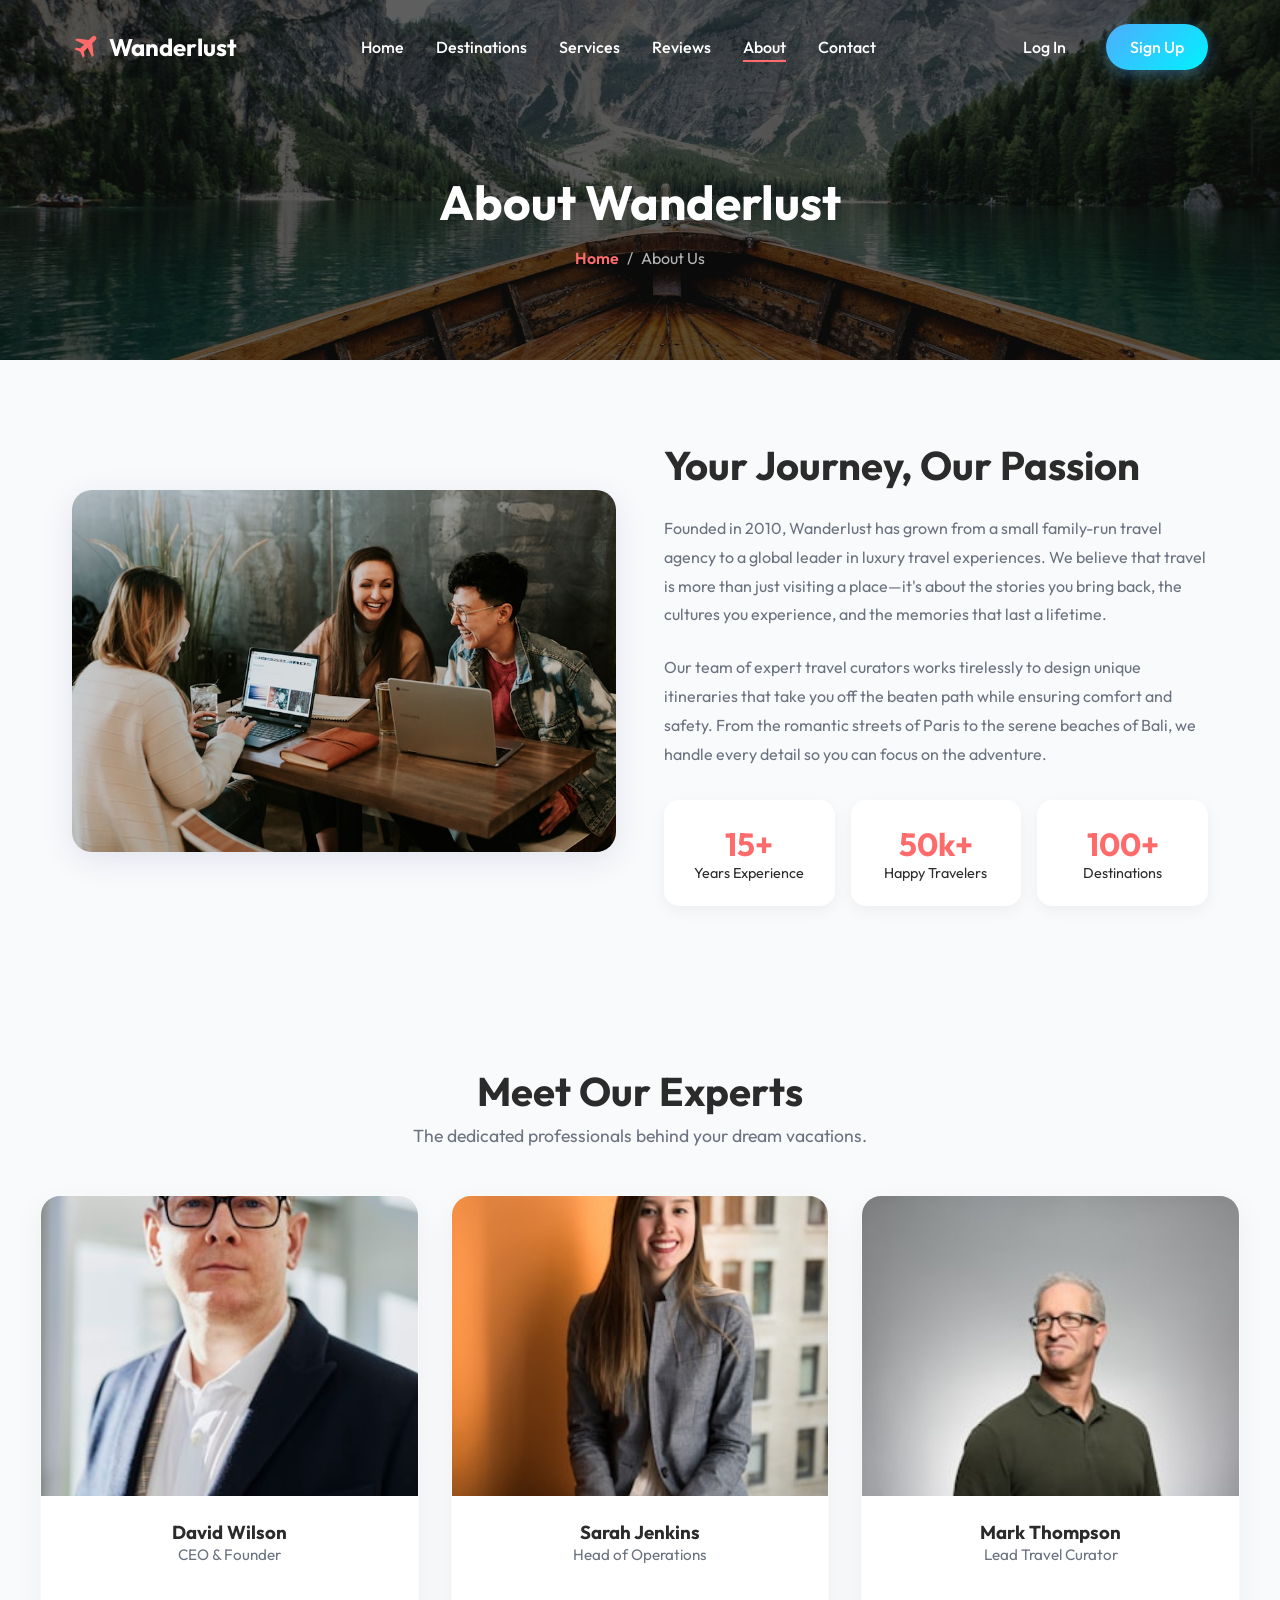
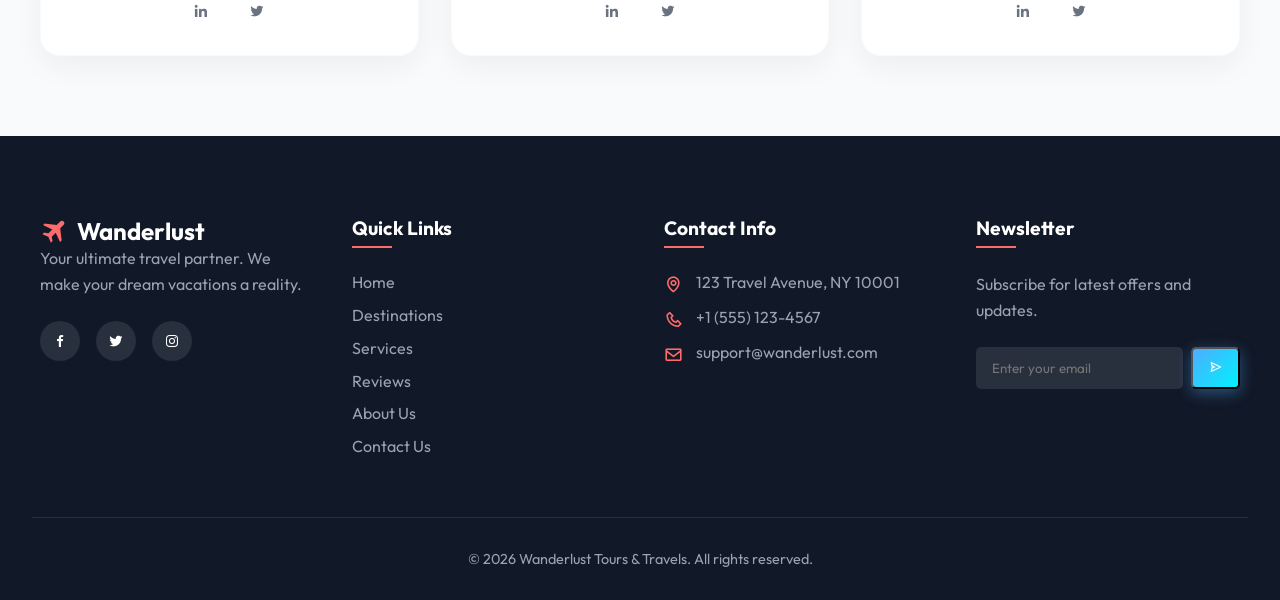
<file: about.html>
<!DOCTYPE html>
<html lang="en">
<head>
    <meta charset="UTF-8">
    <meta name="viewport" content="width=device-width, initial-scale=1.0">
    <title>About Us - Wanderlust</title>
    <!-- Google Fonts -->
    <link rel="preconnect" href="https://fonts.googleapis.com">
    <link rel="preconnect" href="https://fonts.gstatic.com" crossorigin>
    <link href="https://fonts.googleapis.com/css2?family=Outfit:wght@300;400;500;600;700&display=swap" rel="stylesheet">
    <!-- Boxicons for icons -->
    <link href='https://unpkg.com/boxicons@2.1.4/css/boxicons.min.css' rel='stylesheet'>
    <link rel="stylesheet" href="style.css">
</head>
<body>

    <!-- Header / Navbar -->
    <header id="header">
        <div class="nav-container">
            <a href="index.html" class="logo"><i class='bx bxs-plane-alt'></i> Wanderlust</a>
            <nav class="navbar">
                <ul class="nav-links">
                    <li><a href="index.html">Home</a></li>
                    <li><a href="destinations.html">Destinations</a></li>
                    <li><a href="services.html">Services</a></li>
                    <li><a href="reviews.html">Reviews</a></li>
                    <li><a href="about.html" class="active">About</a></li>
                    <li><a href="contact.html">Contact</a></li>
                </ul>
            </nav>
            <div class="nav-buttons">
                <a href="#" class="btn btn-login">Log In</a>
                <a href="#" class="btn btn-primary">Sign Up</a>
                <div class="menu-icon" id="menu-icon">
                    <i class='bx bx-menu'></i>
                </div>
            </div>
        </div>
    </header>

    <!-- Inner Hero Section -->
    <section class="inner-hero">
        <div class="inner-hero-content">
            <h1>About Wanderlust</h1>
            <div class="breadcrumb">
                <a href="index.html">Home</a>
                <span>/</span>
                <span>About Us</span>
            </div>
        </div>
    </section>

    <!-- About Content -->
    <section class="about-section section-padding">
        <div class="nav-container"> <!-- Reusing container layout -->
            <div style="display: grid; grid-template-columns: 1fr 1fr; gap: 3rem; align-items: center;">
                <div class="about-img">
                    <img src="img/about.jpg" alt="Our Team" style="border-radius: 20px; box-shadow: var(--glass-shadow); width: 100%;">
                </div>
                <div class="about-text">
                    <h2 style="font-size: 2.5rem; margin-bottom: 1.5rem;">Your Journey, Our Passion</h2>
                    <p style="color: var(--text-light); line-height: 1.8; margin-bottom: 1.5rem;">Founded in 2010, Wanderlust has grown from a small family-run travel agency to a global leader in luxury travel experiences. We believe that travel is more than just visiting a place—it's about the stories you bring back, the cultures you experience, and the memories that last a lifetime.</p>
                    <p style="color: var(--text-light); line-height: 1.8; margin-bottom: 1.5rem;">Our team of expert travel curators works tirelessly to design unique itineraries that take you off the beaten path while ensuring comfort and safety. From the romantic streets of Paris to the serene beaches of Bali, we handle every detail so you can focus on the adventure.</p>
                    
                    <div class="stats-grid" style="display: grid; grid-template-columns: repeat(3, 1fr); gap: 1rem; margin-top: 2rem;">
                        <div class="stat-box" style="text-align: center; padding: 1.5rem; background: var(--white); border-radius: 15px; box-shadow: 0 5px 15px rgba(0,0,0,0.05);">
                            <h3 style="color: var(--primary-color); font-size: 2rem;">15+</h3>
                            <p style="font-size: 0.9rem;">Years Experience</p>
                        </div>
                        <div class="stat-box" style="text-align: center; padding: 1.5rem; background: var(--white); border-radius: 15px; box-shadow: 0 5px 15px rgba(0,0,0,0.05);">
                            <h3 style="color: var(--primary-color); font-size: 2rem;">50k+</h3>
                            <p style="font-size: 0.9rem;">Happy Travelers</p>
                        </div>
                        <div class="stat-box" style="text-align: center; padding: 1.5rem; background: var(--white); border-radius: 15px; box-shadow: 0 5px 15px rgba(0,0,0,0.05);">
                            <h3 style="color: var(--primary-color); font-size: 2rem;">100+</h3>
                            <p style="font-size: 0.9rem;">Destinations</p>
                        </div>
                    </div>
                </div>
            </div>
        </div>
    </section>

    <!-- Team Section -->
    <section class="team section-padding" style="background: var(--bg-color);">
        <div class="section-title">
            <h2>Meet Our Experts</h2>
            <p>The dedicated professionals behind your dream vacations.</p>
        </div>
        <div class="cards-container" style="max-width: 1200px; margin: 0 auto; display: grid; grid-template-columns: repeat(auto-fit, minmax(300px, 1fr)); gap: 2rem;">
            <div class="dest-card">
                <div class="card-img" style="height: 300px;">
                    <img src="img/team1.jpg" alt="CEO" style="width: 100%; height: 100%; object-fit: cover;">
                </div>
                <div class="card-info" style="text-align: center;">
                    <h3>David Wilson</h3>
                    <p class="description">CEO & Founder</p>
                    <div class="social-icons" style="justify-content: center; color: var(--text-light); display: flex; gap: 1rem; margin-top: 1rem;">
                        <a href="#"><i class='bx bxl-linkedin'></i></a>
                        <a href="#"><i class='bx bxl-twitter'></i></a>
                    </div>
                </div>
            </div>
            <div class="dest-card">
                <div class="card-img" style="height: 300px;">
                    <img src="img/team2.jpg" alt="Operations" style="width: 100%; height: 100%; object-fit: cover;">
                </div>
                <div class="card-info" style="text-align: center;">
                    <h3>Sarah Jenkins</h3>
                    <p class="description">Head of Operations</p>
                    <div class="social-icons" style="justify-content: center; color: var(--text-light); display: flex; gap: 1rem; margin-top: 1rem;">
                        <a href="#"><i class='bx bxl-linkedin'></i></a>
                        <a href="#"><i class='bx bxl-twitter'></i></a>
                    </div>
                </div>
            </div>
            <div class="dest-card">
                <div class="card-img" style="height: 300px;">
                    <img src="img/team3.jpg" alt="Travel Guide" style="width: 100%; height: 100%; object-fit: cover;">
                </div>
                <div class="card-info" style="text-align: center;">
                    <h3>Mark Thompson</h3>
                    <p class="description">Lead Travel Curator</p>
                    <div class="social-icons" style="justify-content: center; color: var(--text-light); display: flex; gap: 1rem; margin-top: 1rem;">
                        <a href="#"><i class='bx bxl-linkedin'></i></a>
                        <a href="#"><i class='bx bxl-twitter'></i></a>
                    </div>
                </div>
            </div>
        </div>
    </section>

    <!-- Footer -->
    <footer>
        <div class="footer-content">
            <div class="footer-col">
                <a href="index.html" class="logo"><i class='bx bxs-plane-alt'></i> Wanderlust</a>
                <p>Your ultimate travel partner. We make your dream vacations a reality.</p>
                <div class="social-icons">
                    <a href="#"><i class='bx bxl-facebook'></i></a>
                    <a href="#"><i class='bx bxl-twitter'></i></a>
                    <a href="#"><i class='bx bxl-instagram'></i></a>
                </div>
            </div>
            <div class="footer-col">
                <h4>Quick Links</h4>
                <ul>
                    <li><a href="index.html">Home</a></li>
                    <li><a href="destinations.html">Destinations</a></li>
                    <li><a href="services.html">Services</a></li>
                    <li><a href="reviews.html">Reviews</a></li>
                    <li><a href="about.html">About Us</a></li>
                    <li><a href="contact.html">Contact Us</a></li>
                </ul>
            </div>
            <div class="footer-col">
                <h4>Contact Info</h4>
                <ul class="contact-info">
                    <li><i class='bx bx-map'></i> 123 Travel Avenue, NY 10001</li>
                    <li><i class='bx bx-phone'></i> +1 (555) 123-4567</li>
                    <li><i class='bx bx-envelope'></i> support@wanderlust.com</li>
                </ul>
            </div>
            <div class="footer-col">
                <h4>Newsletter</h4>
                <p>Subscribe for latest offers and updates.</p>
                <form class="newsletter-form">
                    <input type="email" placeholder="Enter your email" required>
                    <button type="submit" class="btn-primary"><i class='bx bx-send'></i></button>
                </form>
            </div>
        </div>
        <div class="footer-bottom">
            <p>&copy; 2026 Wanderlust Tours & Travels. All rights reserved.</p>
        </div>
    </footer>

    <script src="script.js"></script>
</body>
</html>
</file>
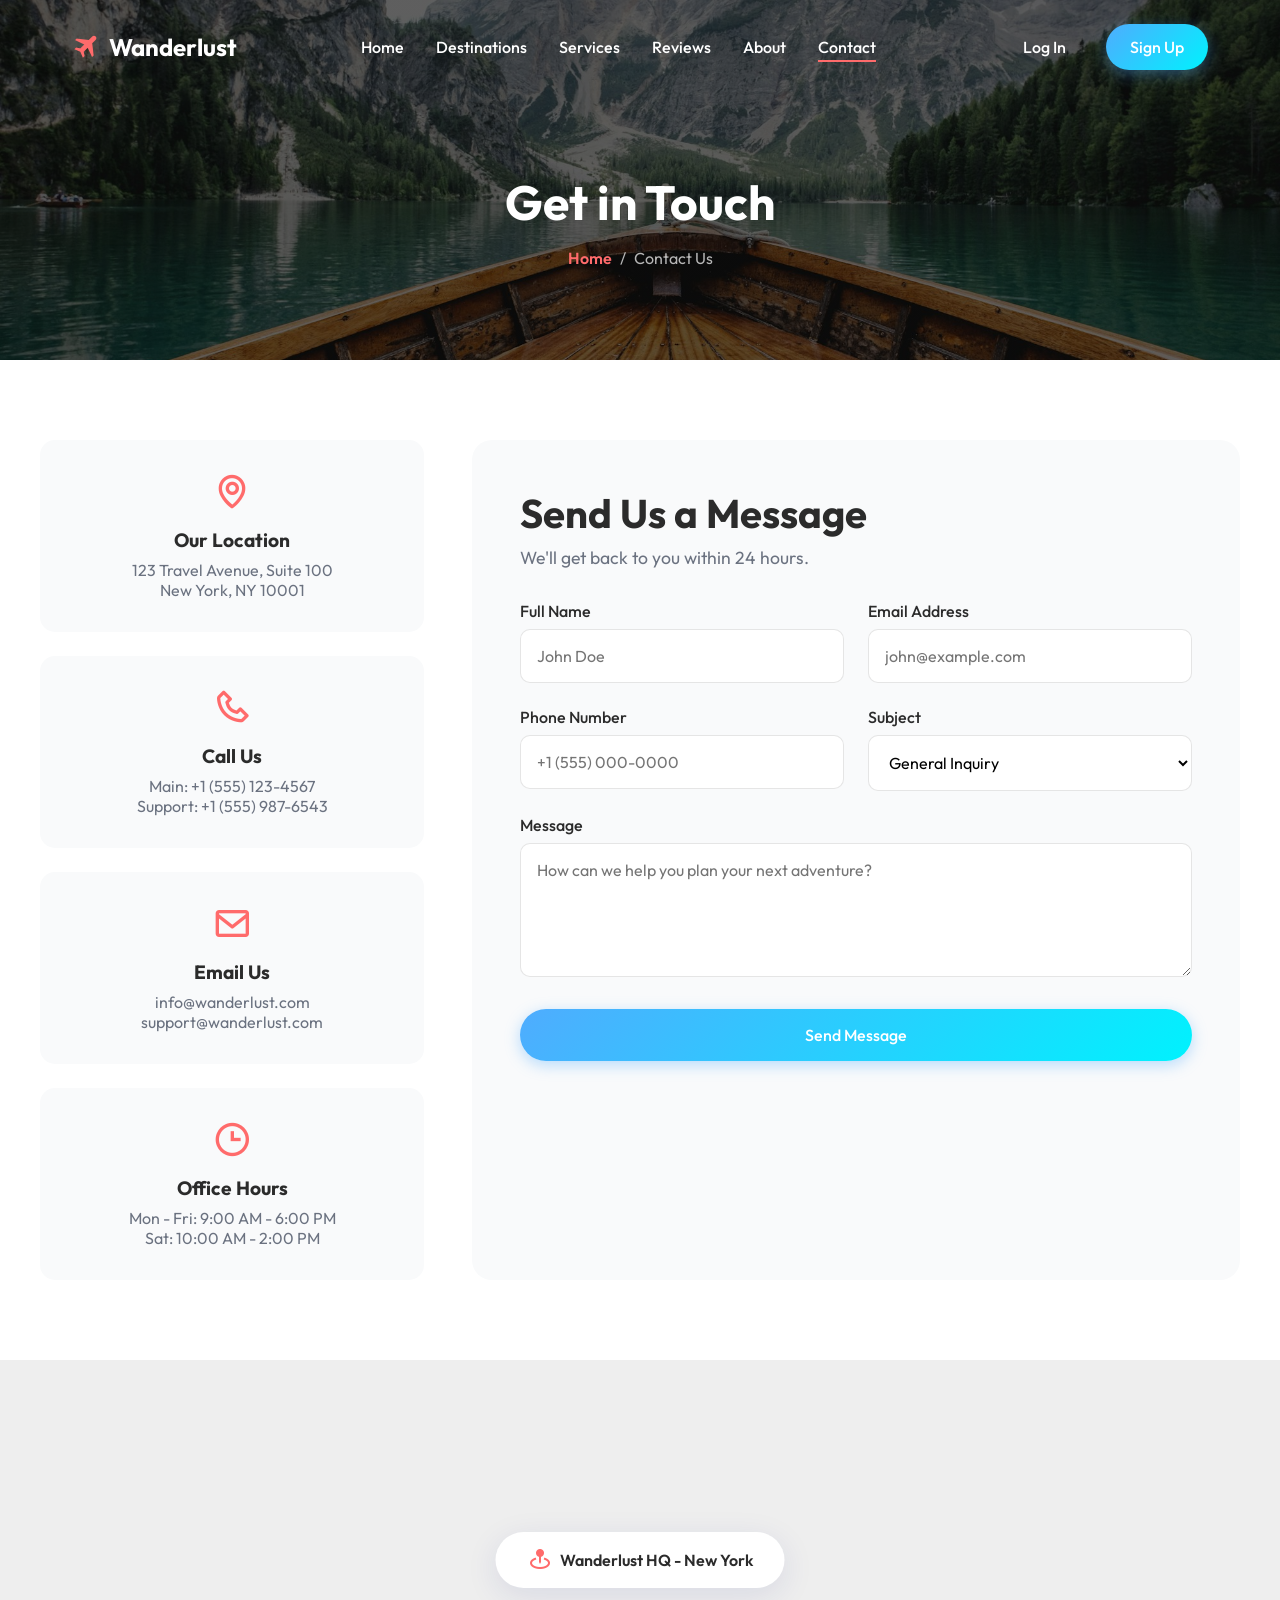
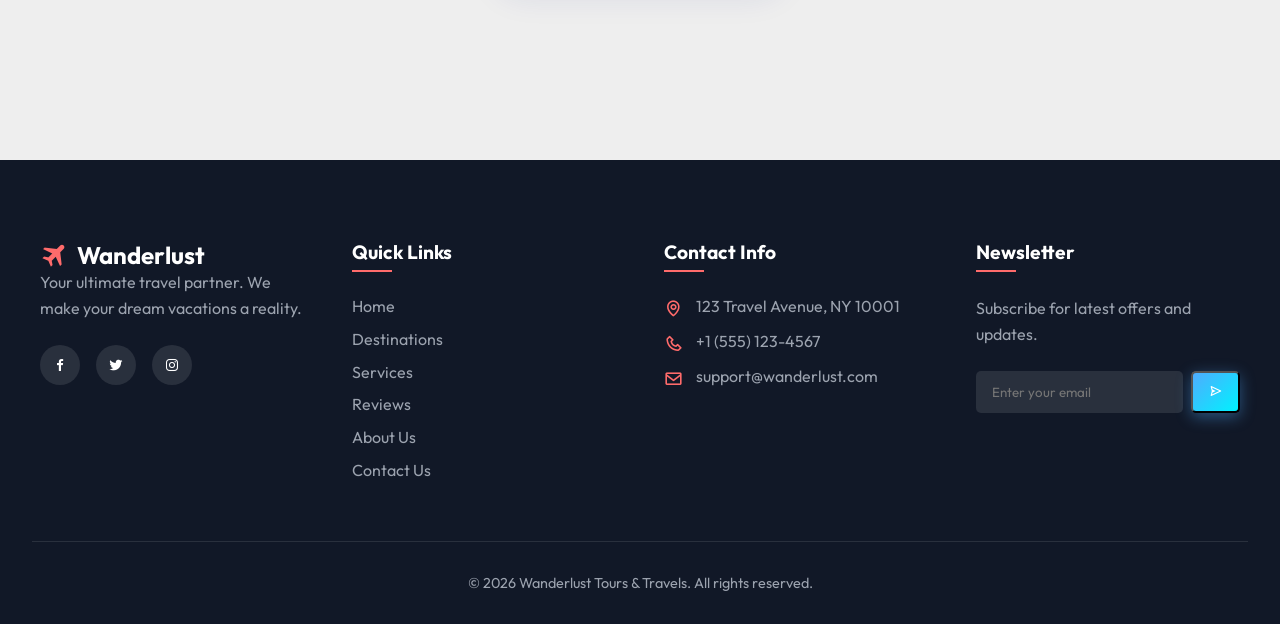
<file: contact.html>
<!DOCTYPE html>
<html lang="en">
<head>
    <meta charset="UTF-8">
    <meta name="viewport" content="width=device-width, initial-scale=1.0">
    <title>Contact Us - Wanderlust</title>
    <!-- Google Fonts -->
    <link rel="preconnect" href="https://fonts.googleapis.com">
    <link rel="preconnect" href="https://fonts.gstatic.com" crossorigin>
    <link href="https://fonts.googleapis.com/css2?family=Outfit:wght@300;400;500;600;700&display=swap" rel="stylesheet">
    <!-- Boxicons for icons -->
    <link href='https://unpkg.com/boxicons@2.1.4/css/boxicons.min.css' rel='stylesheet'>
    <link rel="stylesheet" href="style.css">
</head>
<body>

    <!-- Header / Navbar -->
    <header id="header">
        <div class="nav-container">
            <a href="index.html" class="logo"><i class='bx bxs-plane-alt'></i> Wanderlust</a>
            <nav class="navbar">
                <ul class="nav-links">
                    <li><a href="index.html">Home</a></li>
                    <li><a href="destinations.html">Destinations</a></li>
                    <li><a href="services.html">Services</a></li>
                    <li><a href="reviews.html">Reviews</a></li>
                    <li><a href="about.html">About</a></li>
                    <li><a href="contact.html" class="active">Contact</a></li>
                </ul>
            </nav>
            <div class="nav-buttons">
                <a href="#" class="btn btn-login">Log In</a>
                <a href="#" class="btn btn-primary">Sign Up</a>
                <div class="menu-icon" id="menu-icon">
                    <i class='bx bx-menu'></i>
                </div>
            </div>
        </div>
    </header>

    <!-- Inner Hero Section -->
    <section class="inner-hero">
        <div class="inner-hero-content">
            <h1>Get in Touch</h1>
            <div class="breadcrumb">
                <a href="index.html">Home</a>
                <span>/</span>
                <span>Contact Us</span>
            </div>
        </div>
    </section>

    <!-- Contact Content -->
    <section class="contact-section section-padding">
        <div class="contact-container">
            <div class="contact-info-cards">
                <div class="contact-card">
                    <i class='bx bx-map'></i>
                    <h4>Our Location</h4>
                    <p>123 Travel Avenue, Suite 100<br>New York, NY 10001</p>
                </div>
                <div class="contact-card">
                    <i class='bx bx-phone'></i>
                    <h4>Call Us</h4>
                    <p>Main: +1 (555) 123-4567<br>Support: +1 (555) 987-6543</p>
                </div>
                <div class="contact-card">
                    <i class='bx bx-envelope'></i>
                    <h4>Email Us</h4>
                    <p>info@wanderlust.com<br>support@wanderlust.com</p>
                </div>
                <div class="contact-card">
                    <i class='bx bx-time'></i>
                    <h4>Office Hours</h4>
                    <p>Mon - Fri: 9:00 AM - 6:00 PM<br>Sat: 10:00 AM - 2:00 PM</p>
                </div>
            </div>
            
            <div class="contact-form-container">
                <div class="section-title" style="text-align: left; margin-bottom: 2rem;">
                    <h2>Send Us a Message</h2>
                    <p>We'll get back to you within 24 hours.</p>
                </div>
                <form class="contact-form" action="#">
                    <div class="input-row">
                        <div class="form-group">
                            <label>Full Name</label>
                            <input type="text" placeholder="John Doe" required>
                        </div>
                        <div class="form-group">
                            <label>Email Address</label>
                            <input type="email" placeholder="john@example.com" required>
                        </div>
                    </div>
                    <div class="input-row">
                        <div class="form-group">
                            <label>Phone Number</label>
                            <input type="tel" placeholder="+1 (555) 000-0000">
                        </div>
                        <div class="form-group">
                            <label>Subject</label>
                            <select style="width: 100%; padding: 1rem; border: 1px solid rgba(0, 0, 0, 0.1); border-radius: 10px; font-size: 1rem; font-family: 'Outfit', sans-serif; outline: none; background: var(--white);">
                                <option>General Inquiry</option>
                                <option>Booking Request</option>
                                <option>Partnership</option>
                                <option>Support</option>
                            </select>
                        </div>
                    </div>
                    <div class="form-group">
                        <label>Message</label>
                        <textarea rows="5" placeholder="How can we help you plan your next adventure?" required></textarea>
                    </div>
                    <button type="submit" class="btn btn-primary" style="width: 100%;">Send Message</button>
                </form>
            </div>
        </div>
    </section>

    <!-- Map Section -->
    <section style="height: 400px; width: 100%; background: #eee; position: relative; overflow: hidden;">
        <div style="position: absolute; top: 0; left: 0; width: 100%; height: 100%; background: url('https://images.pexels.com/photos/1010519/pexels-photo-1010519.jpeg?auto=compress&cs=tinysrgb&w=1500') center/cover no-repeat; opacity: 0.7;"></div>
        <div style="position: absolute; top: 50%; left: 50%; transform: translate(-50%, -50%); background: white; padding: 1rem 2rem; border-radius: 50px; box-shadow: var(--glass-shadow); display: flex; align-items: center; gap: 0.5rem; font-weight: 600;">
            <i class='bx bxs-map-pin' style="color: var(--primary-color); font-size: 1.5rem;"></i>
            Wanderlust HQ - New York
        </div>
    </section>

    <!-- Footer -->
    <footer>
        <div class="footer-content">
            <div class="footer-col">
                <a href="index.html" class="logo"><i class='bx bxs-plane-alt'></i> Wanderlust</a>
                <p>Your ultimate travel partner. We make your dream vacations a reality.</p>
                <div class="social-icons">
                    <a href="#"><i class='bx bxl-facebook'></i></a>
                    <a href="#"><i class='bx bxl-twitter'></i></a>
                    <a href="#"><i class='bx bxl-instagram'></i></a>
                </div>
            </div>
            <div class="footer-col">
                <h4>Quick Links</h4>
                <ul>
                    <li><a href="index.html">Home</a></li>
                    <li><a href="destinations.html">Destinations</a></li>
                    <li><a href="services.html">Services</a></li>
                    <li><a href="reviews.html">Reviews</a></li>
                    <li><a href="about.html">About Us</a></li>
                    <li><a href="contact.html">Contact Us</a></li>
                </ul>
            </div>
            <div class="footer-col">
                <h4>Contact Info</h4>
                <ul class="contact-info">
                    <li><i class='bx bx-map'></i> 123 Travel Avenue, NY 10001</li>
                    <li><i class='bx bx-phone'></i> +1 (555) 123-4567</li>
                    <li><i class='bx bx-envelope'></i> support@wanderlust.com</li>
                </ul>
            </div>
            <div class="footer-col">
                <h4>Newsletter</h4>
                <p>Subscribe for latest offers and updates.</p>
                <form class="newsletter-form">
                    <input type="email" placeholder="Enter your email" required>
                    <button type="submit" class="btn-primary"><i class='bx bx-send'></i></button>
                </form>
            </div>
        </div>
        <div class="footer-bottom">
            <p>&copy; 2026 Wanderlust Tours & Travels. All rights reserved.</p>
        </div>
    </footer>

    <script src="script.js"></script>
</body>
</html>
</file>
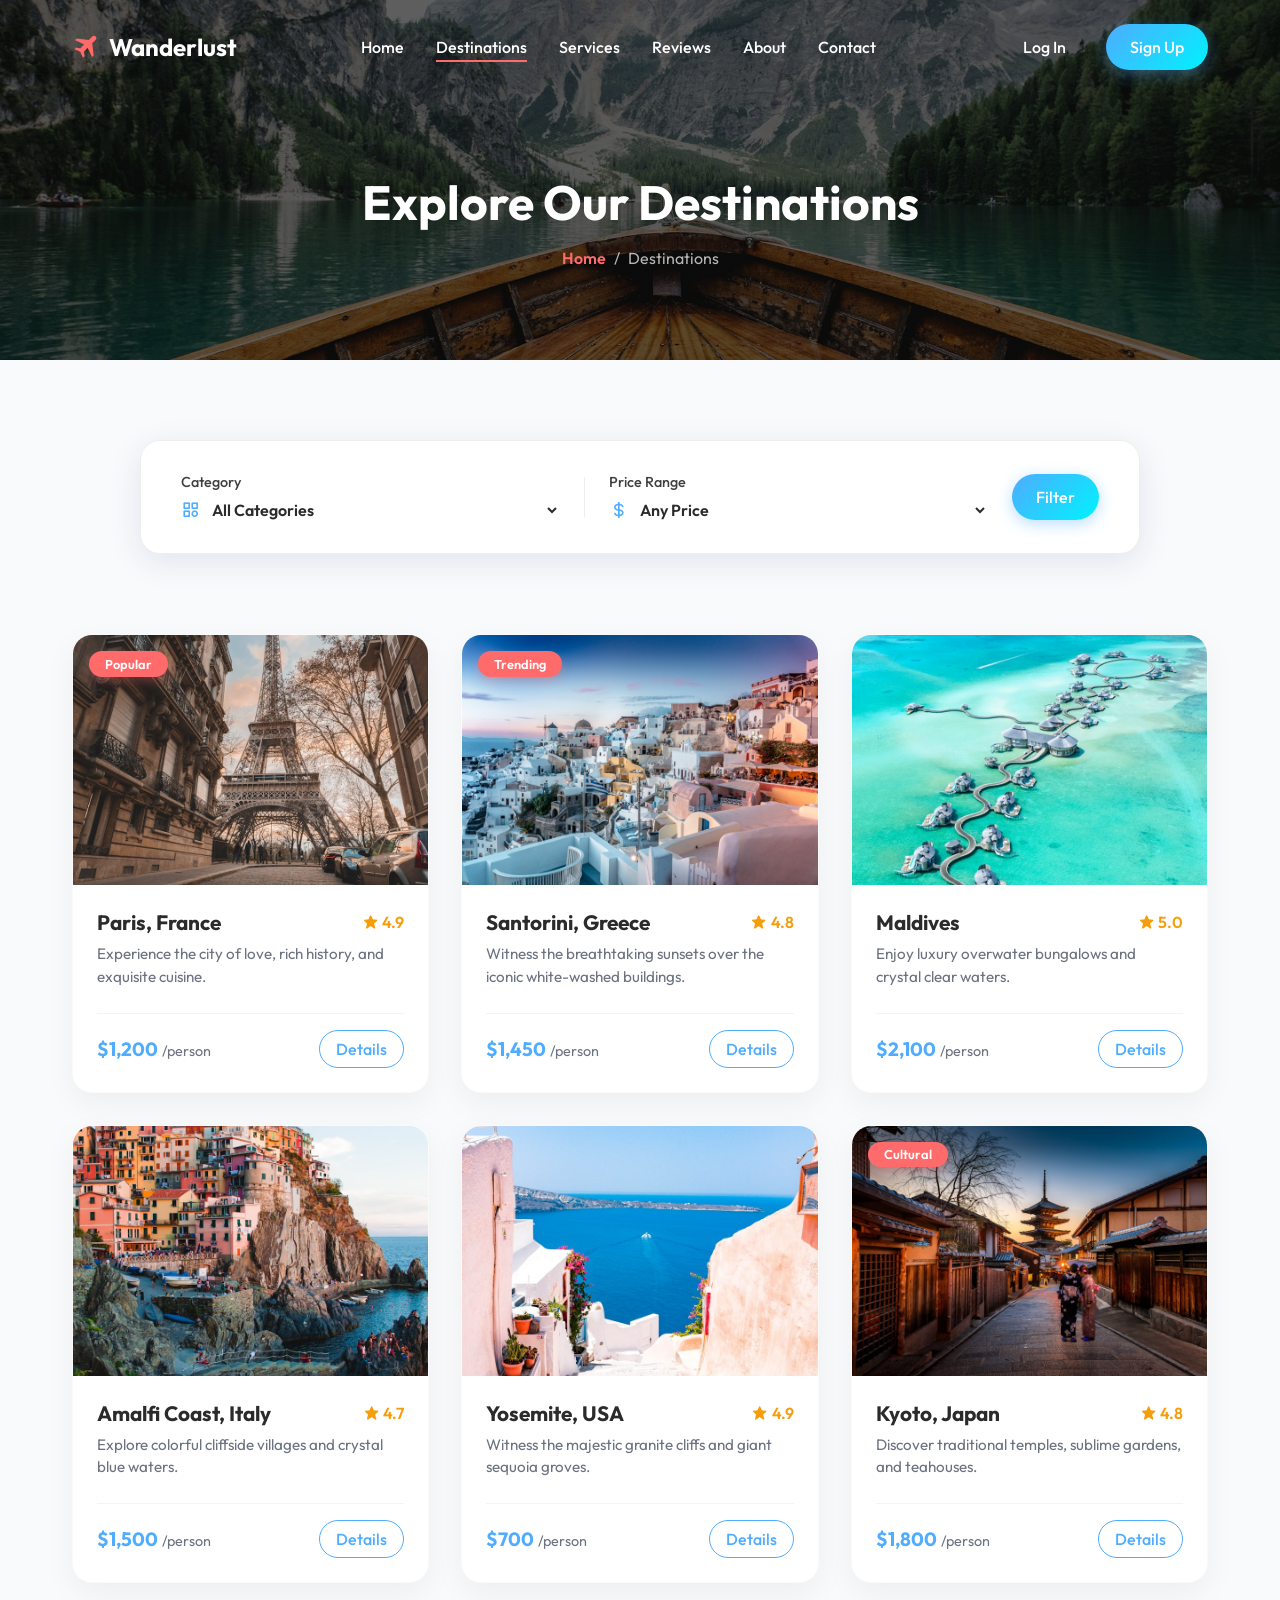
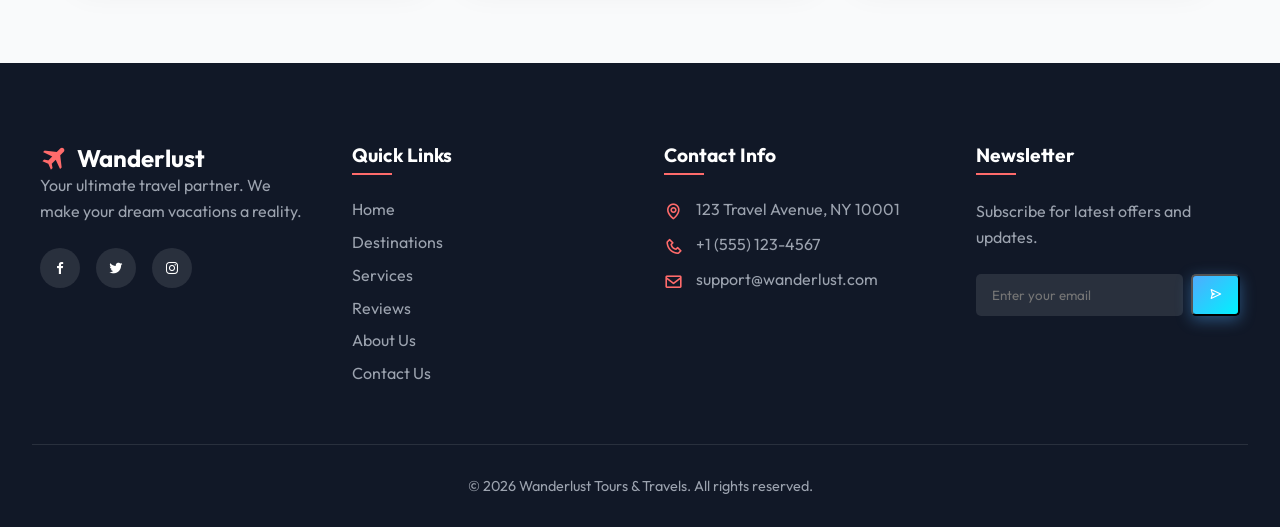
<file: destinations.html>
<!DOCTYPE html>
<html lang="en">
<head>
    <meta charset="UTF-8">
    <meta name="viewport" content="width=device-width, initial-scale=1.0">
    <title>Destinations - Wanderlust</title>
    <!-- Google Fonts -->
    <link rel="preconnect" href="https://fonts.googleapis.com">
    <link rel="preconnect" href="https://fonts.gstatic.com" crossorigin>
    <link href="https://fonts.googleapis.com/css2?family=Outfit:wght@300;400;500;600;700&display=swap" rel="stylesheet">
    <!-- Boxicons for icons -->
    <link href='https://unpkg.com/boxicons@2.1.4/css/boxicons.min.css' rel='stylesheet'>
    <link rel="stylesheet" href="style.css">
</head>
<body>

    <!-- Header / Navbar -->
    <header id="header">
        <div class="nav-container">
            <a href="index.html" class="logo"><i class='bx bxs-plane-alt'></i> Wanderlust</a>
            <nav class="navbar">
                <ul class="nav-links">
                    <li><a href="index.html">Home</a></li>
                    <li><a href="destinations.html" class="active">Destinations</a></li>
                    <li><a href="services.html">Services</a></li>
                    <li><a href="reviews.html">Reviews</a></li>
                    <li><a href="about.html">About</a></li>
                    <li><a href="contact.html">Contact</a></li>
                </ul>
            </nav>
            <div class="nav-buttons">
                <a href="#" class="btn btn-login">Log In</a>
                <a href="#" class="btn btn-primary">Sign Up</a>
                <div class="menu-icon" id="menu-icon">
                    <i class='bx bx-menu'></i>
                </div>
            </div>
        </div>
    </header>

    <!-- Inner Hero Section -->
    <section class="inner-hero">
        <div class="inner-hero-content">
            <h1>Explore Our Destinations</h1>
            <div class="breadcrumb">
                <a href="index.html">Home</a>
                <span>/</span>
                <span>Destinations</span>
            </div>
        </div>
    </section>

    <!-- Destination Filter -->
    <section class="section-padding" style="padding-bottom: 0;">
        <div class="nav-container" style="justify-content: center;">
            <div class="booking-glass" style="margin-top: 0; animation: none; background: white; border-color: #eee;">
                <form class="booking-form" style="padding: 0.5rem;">
                    <div class="input-group">
                        <label style="color: var(--text-main);">Category</label>
                        <div class="input-box">
                            <i class='bx bx-category' style="color: var(--secondary-color);"></i>
                            <select style="color: var(--text-main);">
                                <option>All Categories</option>
                                <option>Beach</option>
                                <option>Mountain</option>
                                <option>City</option>
                                <option>Adventure</option>
                            </select>
                        </div>
                    </div>
                    <div class="divider" style="background: #eee;"></div>
                    <div class="input-group">
                        <label style="color: var(--text-main);">Price Range</label>
                        <div class="input-box">
                            <i class='bx bx-dollar' style="color: var(--secondary-color);"></i>
                            <select style="color: var(--text-main);">
                                <option>Any Price</option>
                                <option>$500 - $1000</option>
                                <option>$1000 - $2000</option>
                                <option>$2000+</option>
                            </select>
                        </div>
                    </div>
                    <button type="submit" class="btn btn-primary">Filter</button>
                </form>
            </div>
        </div>
    </section>

    <!-- Destinations Grid -->
    <section class="destinations section-padding">
        <div class="cards-container">
            <!-- Card 1 -->
            <div class="dest-card">
                <div class="card-img">
                    <img src="img/paris.jpg" alt="Paris">
                    <div class="badge">Popular</div>
                </div>
                <div class="card-info">
                    <div class="card-header">
                        <h3>Paris, France</h3>
                        <div class="rating"><i class='bx bxs-star'></i> 4.9</div>
                    </div>
                    <p class="description">Experience the city of love, rich history, and exquisite cuisine.</p>
                    <div class="card-footer">
                        <span class="price">$1,200 <span>/person</span></span>
                        <a href="#" class="btn-outline">Details</a>
                    </div>
                </div>
            </div>

            <!-- Card 2 -->
            <div class="dest-card">
                <div class="card-img">
                    <img src="img/santorini.jpg" alt="Santorini">
                    <div class="badge">Trending</div>
                </div>
                <div class="card-info">
                    <div class="card-header">
                        <h3>Santorini, Greece</h3>
                        <div class="rating"><i class='bx bxs-star'></i> 4.8</div>
                    </div>
                    <p class="description">Witness the breathtaking sunsets over the iconic white-washed buildings.</p>
                    <div class="card-footer">
                        <span class="price">$1,450 <span>/person</span></span>
                        <a href="#" class="btn-outline">Details</a>
                    </div>
                </div>
            </div>

            <!-- Card 3 -->
            <div class="dest-card">
                <div class="card-img">
                    <img src="img/maldives.jpg" alt="Maldives">
                </div>
                <div class="card-info">
                    <div class="card-header">
                        <h3>Maldives</h3>
                        <div class="rating"><i class='bx bxs-star'></i> 5.0</div>
                    </div>
                    <p class="description">Enjoy luxury overwater bungalows and crystal clear waters.</p>
                    <div class="card-footer">
                        <span class="price">$2,100 <span>/person</span></span>
                        <a href="#" class="btn-outline">Details</a>
                    </div>
                </div>
            </div>

            <!-- Card 4 -->
            <div class="dest-card">
                <div class="card-img">
                    <img src="img/amalfi.jpg" alt="Italy">
                </div>
                <div class="card-info">
                    <div class="card-header">
                        <h3>Amalfi Coast, Italy</h3>
                        <div class="rating"><i class='bx bxs-star'></i> 4.7</div>
                    </div>
                    <p class="description">Explore colorful cliffside villages and crystal blue waters.</p>
                    <div class="card-footer">
                        <span class="price">$1,500 <span>/person</span></span>
                        <a href="#" class="btn-outline">Details</a>
                    </div>
                </div>
            </div>

            <!-- Card 5 -->
            <div class="dest-card">
                <div class="card-img">
                    <img src="img/yosemite.jpg" alt="Yosemite">
                </div>
                <div class="card-info">
                    <div class="card-header">
                        <h3>Yosemite, USA</h3>
                        <div class="rating"><i class='bx bxs-star'></i> 4.9</div>
                    </div>
                    <p class="description">Witness the majestic granite cliffs and giant sequoia groves.</p>
                    <div class="card-footer">
                        <span class="price">$700 <span>/person</span></span>
                        <a href="#" class="btn-outline">Details</a>
                    </div>
                </div>
            </div>

            <!-- Card 6 -->
            <div class="dest-card">
                <div class="card-img">
                    <img src="img/kyoto.jpg" alt="Japan">
                    <div class="badge">Cultural</div>
                </div>
                <div class="card-info">
                    <div class="card-header">
                        <h3>Kyoto, Japan</h3>
                        <div class="rating"><i class='bx bxs-star'></i> 4.8</div>
                    </div>
                    <p class="description">Discover traditional temples, sublime gardens, and teahouses.</p>
                    <div class="card-footer">
                        <span class="price">$1,800 <span>/person</span></span>
                        <a href="#" class="btn-outline">Details</a>
                    </div>
                </div>
            </div>
        </div>
    </section>

    <!-- Footer -->
    <footer>
        <div class="footer-content">
            <div class="footer-col">
                <a href="index.html" class="logo"><i class='bx bxs-plane-alt'></i> Wanderlust</a>
                <p>Your ultimate travel partner. We make your dream vacations a reality.</p>
                <div class="social-icons">
                    <a href="#"><i class='bx bxl-facebook'></i></a>
                    <a href="#"><i class='bx bxl-twitter'></i></a>
                    <a href="#"><i class='bx bxl-instagram'></i></a>
                </div>
            </div>
            <div class="footer-col">
                <h4>Quick Links</h4>
                <ul>
                    <li><a href="index.html">Home</a></li>
                    <li><a href="destinations.html">Destinations</a></li>
                    <li><a href="services.html">Services</a></li>
                    <li><a href="reviews.html">Reviews</a></li>
                    <li><a href="about.html">About Us</a></li>
                    <li><a href="contact.html">Contact Us</a></li>
                </ul>
            </div>
            <div class="footer-col">
                <h4>Contact Info</h4>
                <ul class="contact-info">
                    <li><i class='bx bx-map'></i> 123 Travel Avenue, NY 10001</li>
                    <li><i class='bx bx-phone'></i> +1 (555) 123-4567</li>
                    <li><i class='bx bx-envelope'></i> support@wanderlust.com</li>
                </ul>
            </div>
            <div class="footer-col">
                <h4>Newsletter</h4>
                <p>Subscribe for latest offers and updates.</p>
                <form class="newsletter-form">
                    <input type="email" placeholder="Enter your email" required>
                    <button type="submit" class="btn-primary"><i class='bx bx-send'></i></button>
                </form>
            </div>
        </div>
        <div class="footer-bottom">
            <p>&copy; 2026 Wanderlust Tours & Travels. All rights reserved.</p>
        </div>
    </footer>

    <script src="script.js"></script>
</body>
</html>
</file>
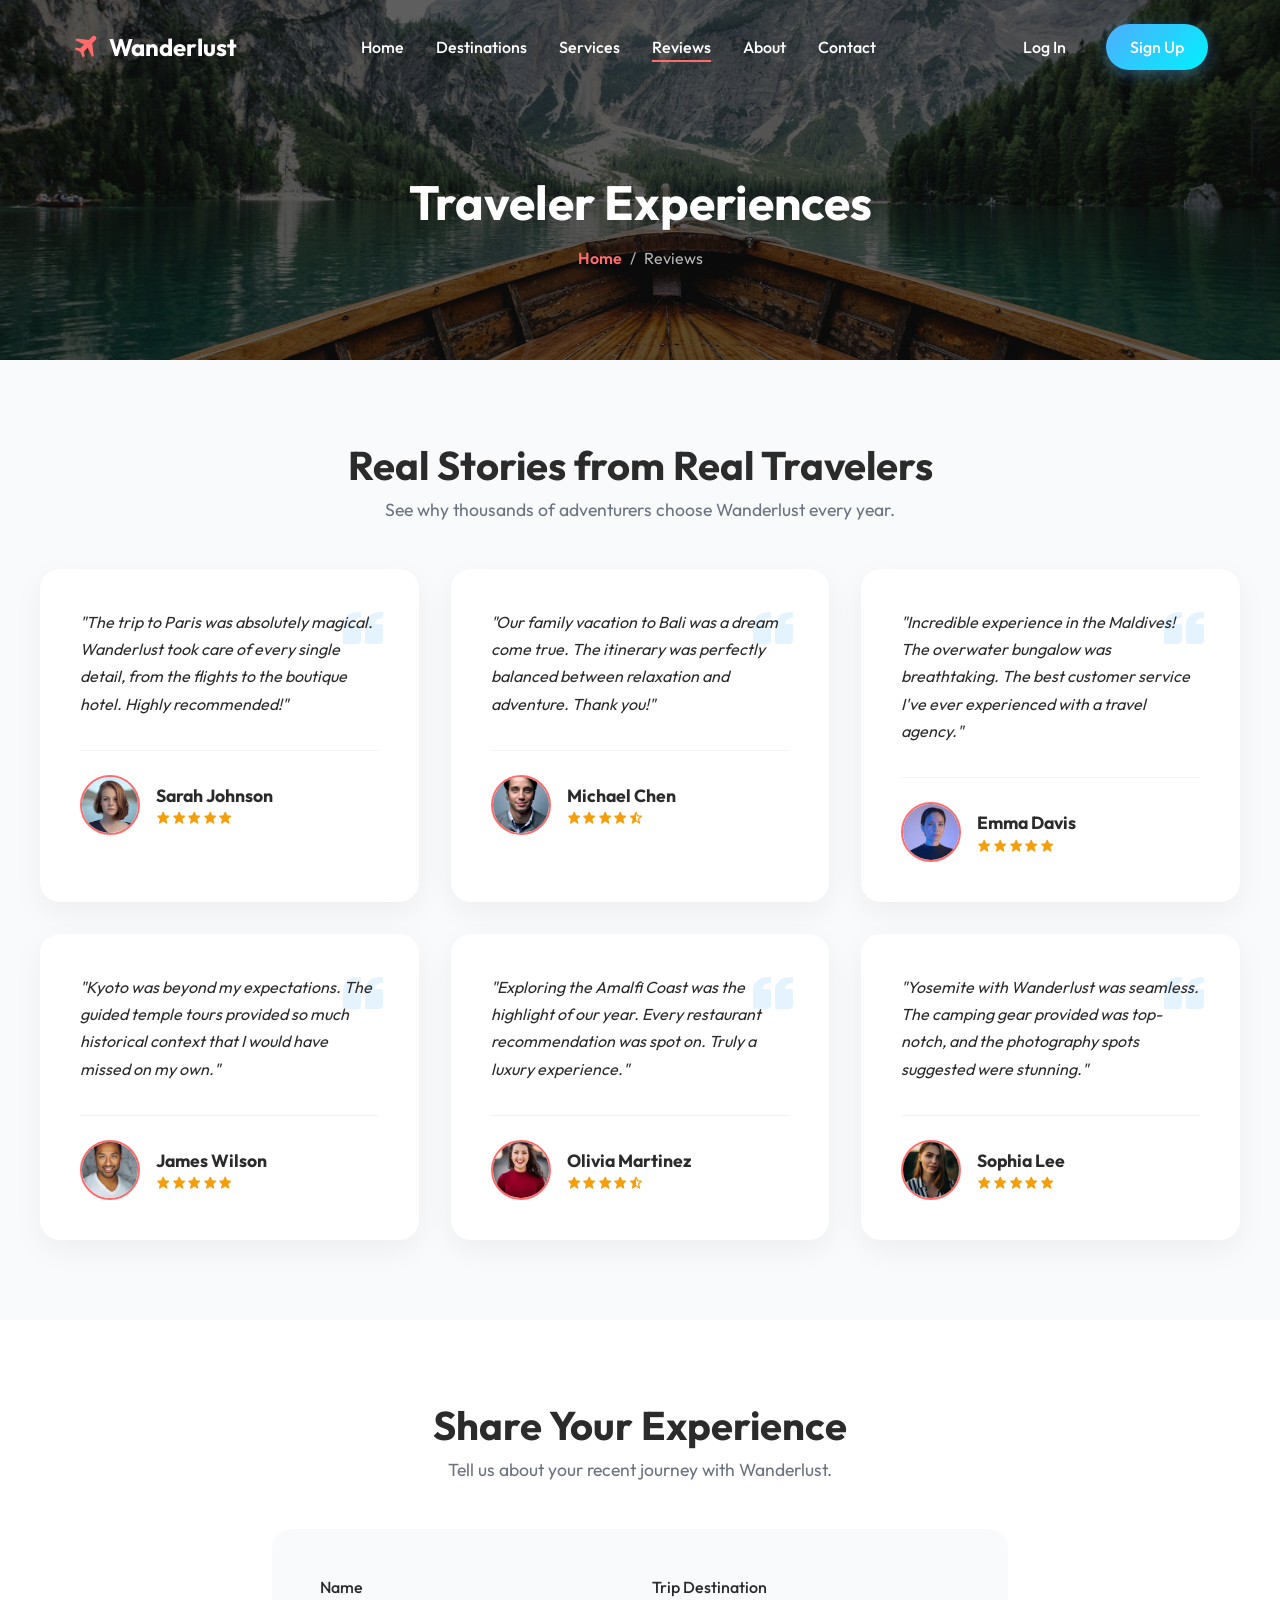
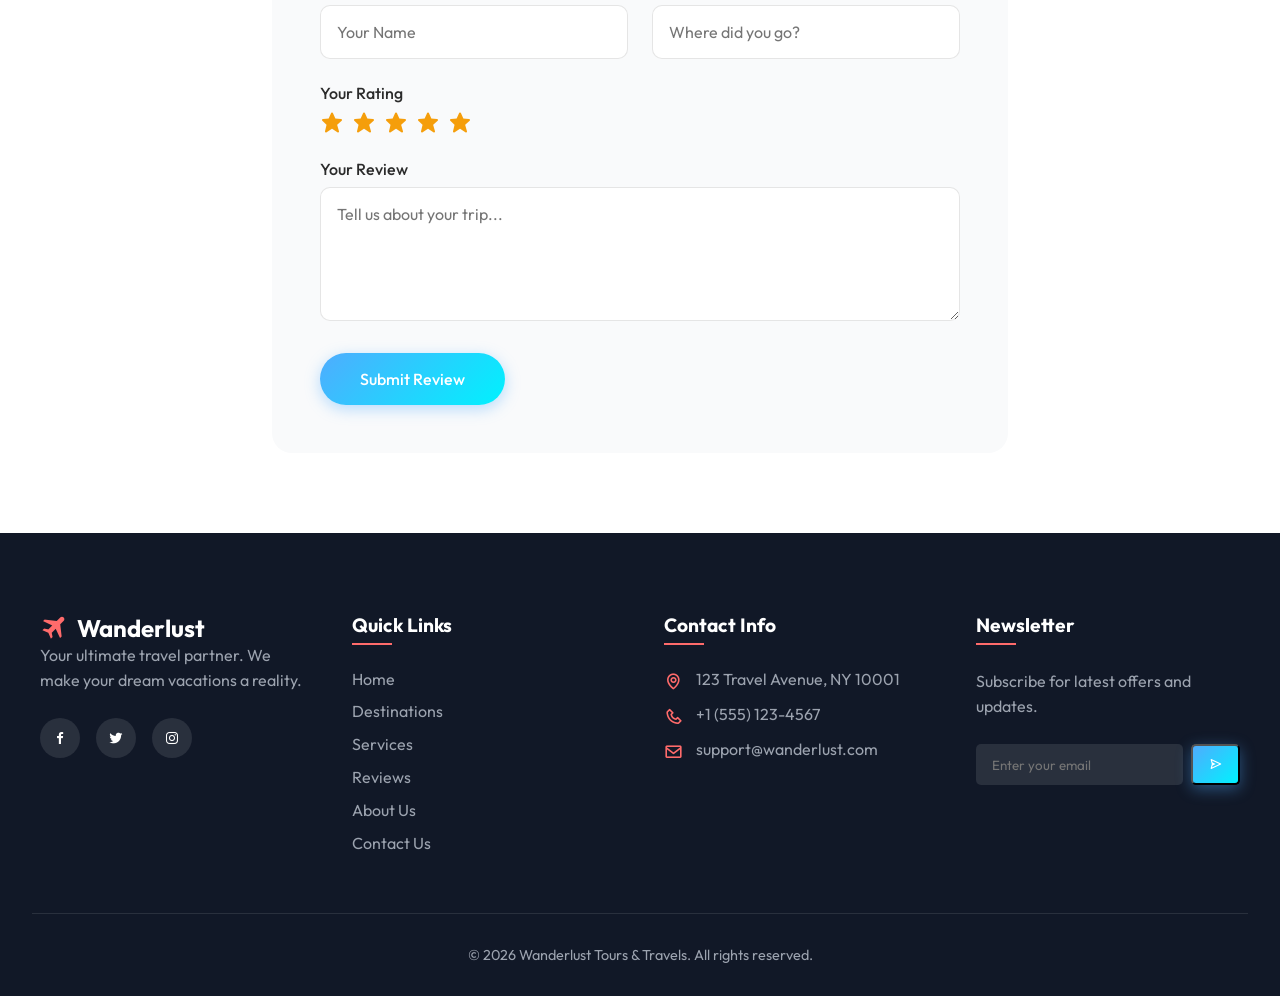
<file: reviews.html>
<!DOCTYPE html>
<html lang="en">
<head>
    <meta charset="UTF-8">
    <meta name="viewport" content="width=device-width, initial-scale=1.0">
    <title>Customer Reviews - Wanderlust</title>
    <!-- Google Fonts -->
    <link rel="preconnect" href="https://fonts.googleapis.com">
    <link rel="preconnect" href="https://fonts.gstatic.com" crossorigin>
    <link href="https://fonts.googleapis.com/css2?family=Outfit:wght@300;400;500;600;700&display=swap" rel="stylesheet">
    <!-- Boxicons for icons -->
    <link href='https://unpkg.com/boxicons@2.1.4/css/boxicons.min.css' rel='stylesheet'>
    <link rel="stylesheet" href="style.css">
</head>
<body>

    <!-- Header / Navbar -->
    <header id="header">
        <div class="nav-container">
            <a href="index.html" class="logo"><i class='bx bxs-plane-alt'></i> Wanderlust</a>
            <nav class="navbar">
                <ul class="nav-links">
                    <li><a href="index.html">Home</a></li>
                    <li><a href="destinations.html">Destinations</a></li>
                    <li><a href="services.html">Services</a></li>
                    <li><a href="reviews.html" class="active">Reviews</a></li>
                    <li><a href="about.html">About</a></li>
                    <li><a href="contact.html">Contact</a></li>
                </ul>
            </nav>
            <div class="nav-buttons">
                <a href="#" class="btn btn-login">Log In</a>
                <a href="#" class="btn btn-primary">Sign Up</a>
                <div class="menu-icon" id="menu-icon">
                    <i class='bx bx-menu'></i>
                </div>
            </div>
        </div>
    </header>

    <!-- Inner Hero Section -->
    <section class="inner-hero">
        <div class="inner-hero-content">
            <h1>Traveler Experiences</h1>
            <div class="breadcrumb">
                <a href="index.html">Home</a>
                <span>/</span>
                <span>Reviews</span>
            </div>
        </div>
    </section>

    <!-- Reviews Grid -->
    <section class="reviews section-padding">
        <div class="section-title">
            <h2>Real Stories from Real Travelers</h2>
            <p>See why thousands of adventurers choose Wanderlust every year.</p>
        </div>
        <div class="reviews-grid">
            <!-- Review 1 -->
            <div class="review-card">
                <div class="quote-icon"><i class='bx bxs-quote-left'></i></div>
                <p class="review-text">"The trip to Paris was absolutely magical. Wanderlust took care of every single detail, from the flights to the boutique hotel. Highly recommended!"</p>
                <div class="reviewer">
                    <img src="img/user1.jpg" alt="Sarah Johnson">
                    <div class="reviewer-info">
                        <h4>Sarah Johnson</h4>
                        <div class="rating"><i class='bx bxs-star'></i><i class='bx bxs-star'></i><i class='bx bxs-star'></i><i class='bx bxs-star'></i><i class='bx bxs-star'></i></div>
                    </div>
                </div>
            </div>
            
            <!-- Review 2 -->
            <div class="review-card">
                <div class="quote-icon"><i class='bx bxs-quote-left'></i></div>
                <p class="review-text">"Our family vacation to Bali was a dream come true. The itinerary was perfectly balanced between relaxation and adventure. Thank you!"</p>
                <div class="reviewer">
                    <img src="img/user2.jpg" alt="Michael Chen">
                    <div class="reviewer-info">
                        <h4>Michael Chen</h4>
                        <div class="rating"><i class='bx bxs-star'></i><i class='bx bxs-star'></i><i class='bx bxs-star'></i><i class='bx bxs-star'></i><i class='bx bxs-star-half'></i></div>
                    </div>
                </div>
            </div>

            <!-- Review 3 -->
            <div class="review-card">
                <div class="quote-icon"><i class='bx bxs-quote-left'></i></div>
                <p class="review-text">"Incredible experience in the Maldives! The overwater bungalow was breathtaking. The best customer service I've ever experienced with a travel agency."</p>
                <div class="reviewer">
                    <img src="img/user3.jpg" alt="Emma Davis">
                    <div class="reviewer-info">
                        <h4>Emma Davis</h4>
                        <div class="rating"><i class='bx bxs-star'></i><i class='bx bxs-star'></i><i class='bx bxs-star'></i><i class='bx bxs-star'></i><i class='bx bxs-star'></i></div>
                    </div>
                </div>
            </div>

            <!-- Review 4 -->
            <div class="review-card">
                <div class="quote-icon"><i class='bx bxs-quote-left'></i></div>
                <p class="review-text">"Kyoto was beyond my expectations. The guided temple tours provided so much historical context that I would have missed on my own."</p>
                <div class="reviewer">
                    <img src="img/user4.jpg" alt="James Wilson">
                    <div class="reviewer-info">
                        <h4>James Wilson</h4>
                        <div class="rating"><i class='bx bxs-star'></i><i class='bx bxs-star'></i><i class='bx bxs-star'></i><i class='bx bxs-star'></i><i class='bx bxs-star'></i></div>
                    </div>
                </div>
            </div>

            <!-- Review 5 -->
            <div class="review-card">
                <div class="quote-icon"><i class='bx bxs-quote-left'></i></div>
                <p class="review-text">"Exploring the Amalfi Coast was the highlight of our year. Every restaurant recommendation was spot on. Truly a luxury experience."</p>
                <div class="reviewer">
                    <img src="img/user5.jpg" alt="Olivia Martinez">
                    <div class="reviewer-info">
                        <h4>Olivia Martinez</h4>
                        <div class="rating"><i class='bx bxs-star'></i><i class='bx bxs-star'></i><i class='bx bxs-star'></i><i class='bx bxs-star'></i><i class='bx bxs-star-half'></i></div>
                    </div>
                </div>
            </div>

            <!-- Review 6 -->
            <div class="review-card">
                <div class="quote-icon"><i class='bx bxs-quote-left'></i></div>
                <p class="review-text">"Yosemite with Wanderlust was seamless. The camping gear provided was top-notch, and the photography spots suggested were stunning."</p>
                <div class="reviewer">
                    <img src="img/user6.jpg" alt="Sophia Lee">
                    <div class="reviewer-info">
                        <h4>Sophia Lee</h4>
                        <div class="rating"><i class='bx bxs-star'></i><i class='bx bxs-star'></i><i class='bx bxs-star'></i><i class='bx bxs-star'></i><i class='bx bxs-star'></i></div>
                    </div>
                </div>
            </div>
        </div>
    </section>

    <!-- Review Form -->
    <section class="section-padding" style="background: var(--white);">
        <div class="section-title">
            <h2>Share Your Experience</h2>
            <p>Tell us about your recent journey with Wanderlust.</p>
        </div>
        <div class="nav-container" style="max-width: 800px;">
            <div class="contact-form-container" style="width: 100%;">
                <form class="contact-form">
                    <div class="input-row">
                        <div class="form-group">
                            <label>Name</label>
                            <input type="text" placeholder="Your Name" required>
                        </div>
                        <div class="form-group">
                            <label>Trip Destination</label>
                            <input type="text" placeholder="Where did you go?" required>
                        </div>
                    </div>
                    <div class="form-group">
                        <label>Your Rating</label>
                        <div class="rating-input" style="font-size: 1.5rem; color: #f59e0b; display: flex; gap: 0.5rem; cursor: pointer;">
                            <i class='bx bxs-star'></i>
                            <i class='bx bxs-star'></i>
                            <i class='bx bxs-star'></i>
                            <i class='bx bxs-star'></i>
                            <i class='bx bxs-star'></i>
                        </div>
                    </div>
                    <div class="form-group">
                        <label>Your Review</label>
                        <textarea rows="5" placeholder="Tell us about your trip..." required></textarea>
                    </div>
                    <button type="submit" class="btn btn-primary">Submit Review</button>
                </form>
            </div>
        </div>
    </section>

    <!-- Footer -->
    <footer>
        <div class="footer-content">
            <div class="footer-col">
                <a href="index.html" class="logo"><i class='bx bxs-plane-alt'></i> Wanderlust</a>
                <p>Your ultimate travel partner. We make your dream vacations a reality.</p>
                <div class="social-icons">
                    <a href="#"><i class='bx bxl-facebook'></i></a>
                    <a href="#"><i class='bx bxl-twitter'></i></a>
                    <a href="#"><i class='bx bxl-instagram'></i></a>
                </div>
            </div>
            <div class="footer-col">
                <h4>Quick Links</h4>
                <ul>
                    <li><a href="index.html">Home</a></li>
                    <li><a href="destinations.html">Destinations</a></li>
                    <li><a href="services.html">Services</a></li>
                    <li><a href="reviews.html">Reviews</a></li>
                    <li><a href="about.html">About Us</a></li>
                    <li><a href="contact.html">Contact Us</a></li>
                </ul>
            </div>
            <div class="footer-col">
                <h4>Contact Info</h4>
                <ul class="contact-info">
                    <li><i class='bx bx-map'></i> 123 Travel Avenue, NY 10001</li>
                    <li><i class='bx bx-phone'></i> +1 (555) 123-4567</li>
                    <li><i class='bx bx-envelope'></i> support@wanderlust.com</li>
                </ul>
            </div>
            <div class="footer-col">
                <h4>Newsletter</h4>
                <p>Subscribe for latest offers and updates.</p>
                <form class="newsletter-form">
                    <input type="email" placeholder="Enter your email" required>
                    <button type="submit" class="btn-primary"><i class='bx bx-send'></i></button>
                </form>
            </div>
        </div>
        <div class="footer-bottom">
            <p>&copy; 2026 Wanderlust Tours & Travels. All rights reserved.</p>
        </div>
    </footer>

    <script src="script.js"></script>
</body>
</html>
</file>
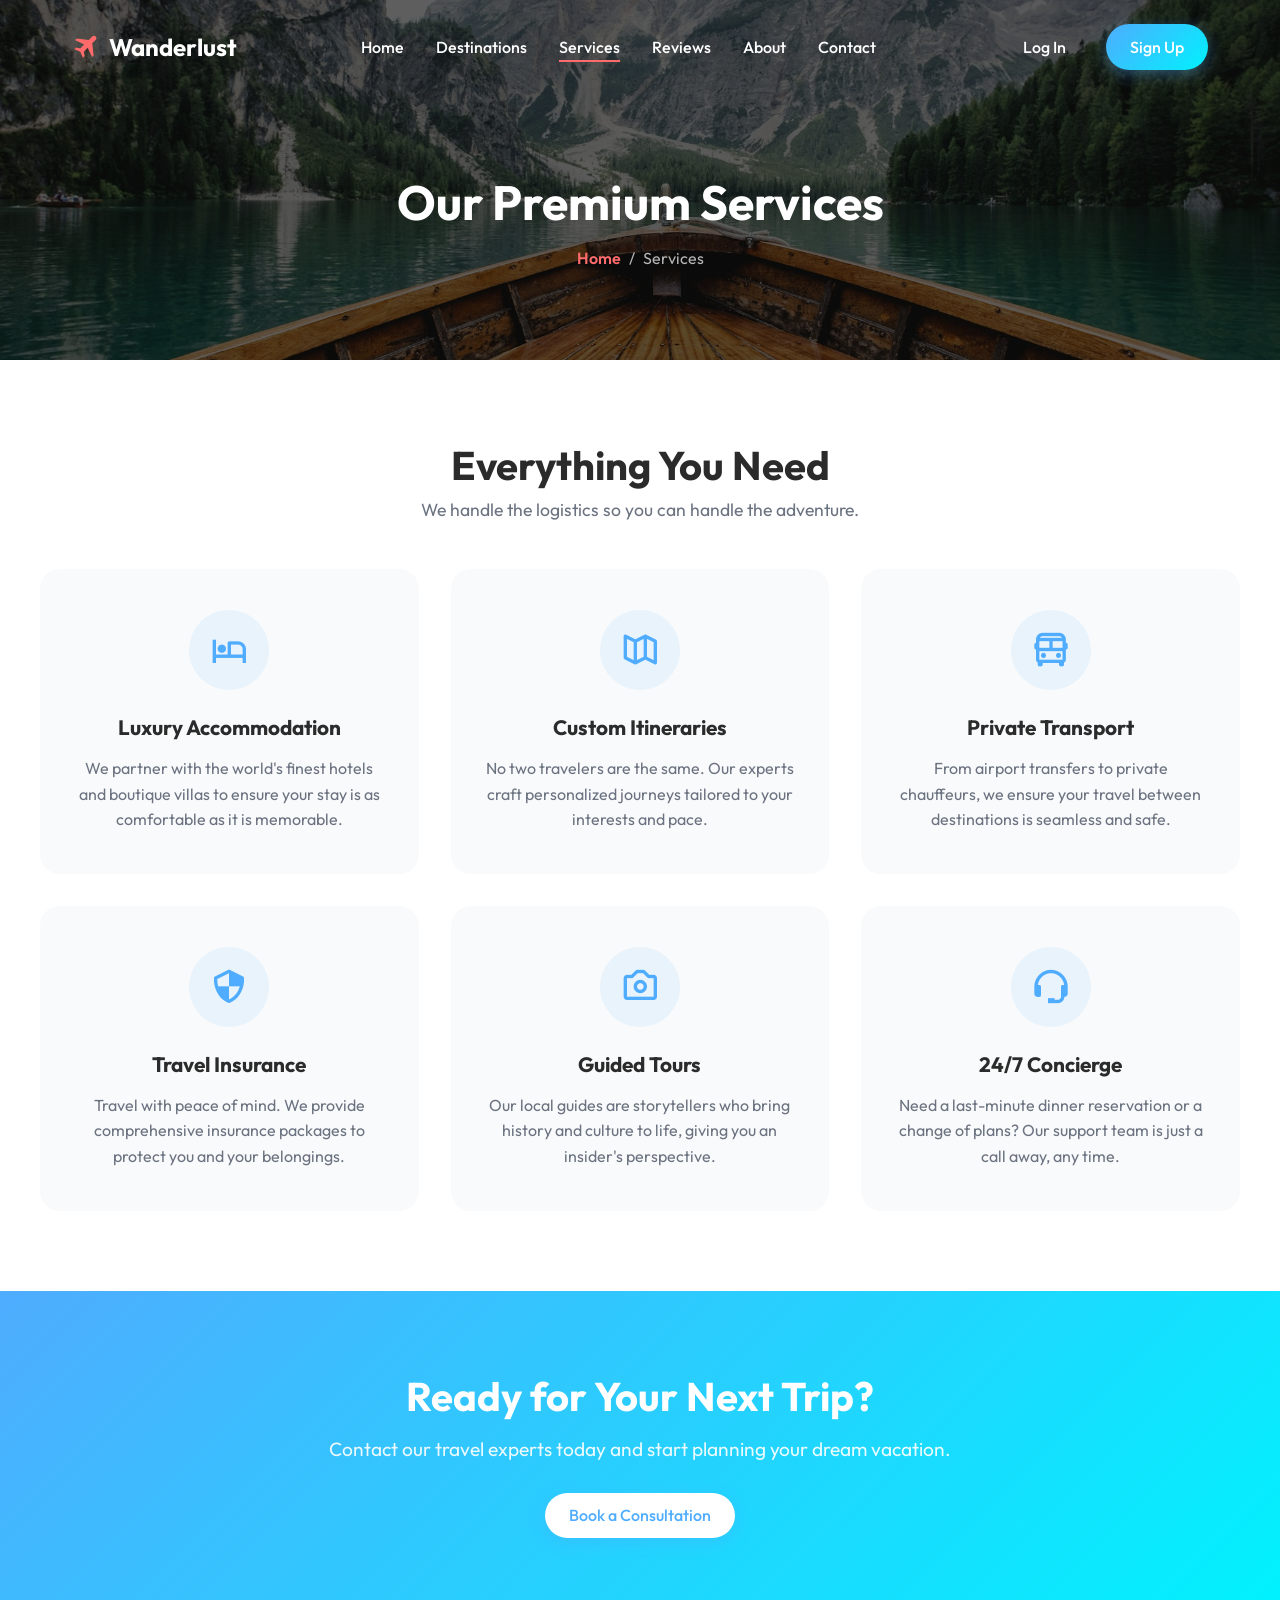
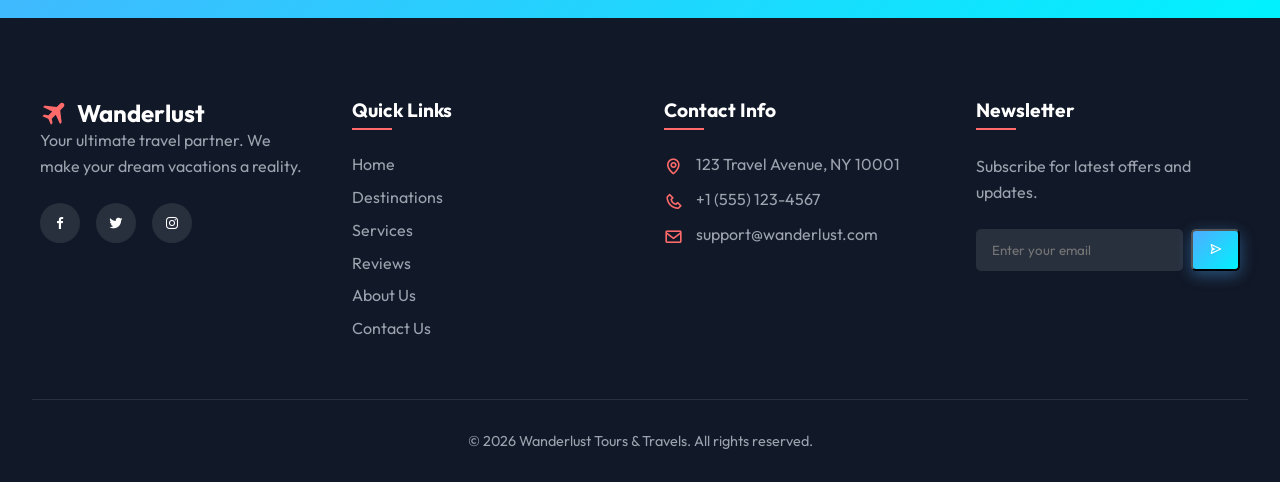
<file: services.html>
<!DOCTYPE html>
<html lang="en">
<head>
    <meta charset="UTF-8">
    <meta name="viewport" content="width=device-width, initial-scale=1.0">
    <title>Our Services - Wanderlust</title>
    <!-- Google Fonts -->
    <link rel="preconnect" href="https://fonts.googleapis.com">
    <link rel="preconnect" href="https://fonts.gstatic.com" crossorigin>
    <link href="https://fonts.googleapis.com/css2?family=Outfit:wght@300;400;500;600;700&display=swap" rel="stylesheet">
    <!-- Boxicons for icons -->
    <link href='https://unpkg.com/boxicons@2.1.4/css/boxicons.min.css' rel='stylesheet'>
    <link rel="stylesheet" href="style.css">
</head>
<body>

    <!-- Header / Navbar -->
    <header id="header">
        <div class="nav-container">
            <a href="index.html" class="logo"><i class='bx bxs-plane-alt'></i> Wanderlust</a>
            <nav class="navbar">
                <ul class="nav-links">
                    <li><a href="index.html">Home</a></li>
                    <li><a href="destinations.html">Destinations</a></li>
                    <li><a href="services.html" class="active">Services</a></li>
                    <li><a href="reviews.html">Reviews</a></li>
                    <li><a href="about.html">About</a></li>
                    <li><a href="contact.html">Contact</a></li>
                </ul>
            </nav>
            <div class="nav-buttons">
                <a href="#" class="btn btn-login">Log In</a>
                <a href="#" class="btn btn-primary">Sign Up</a>
                <div class="menu-icon" id="menu-icon">
                    <i class='bx bx-menu'></i>
                </div>
            </div>
        </div>
    </header>

    <!-- Inner Hero Section -->
    <section class="inner-hero">
        <div class="inner-hero-content">
            <h1>Our Premium Services</h1>
            <div class="breadcrumb">
                <a href="index.html">Home</a>
                <span>/</span>
                <span>Services</span>
            </div>
        </div>
    </section>

    <!-- Services Section -->
    <section class="services section-padding">
        <div class="section-title">
            <h2>Everything You Need</h2>
            <p>We handle the logistics so you can handle the adventure.</p>
        </div>
        <div class="services-grid">
            <div class="service-box">
                <div class="icon-wrapper">
                    <i class='bx bx-hotel'></i>
                </div>
                <h3>Luxury Accommodation</h3>
                <p>We partner with the world's finest hotels and boutique villas to ensure your stay is as comfortable as it is memorable.</p>
            </div>
            <div class="service-box">
                <div class="icon-wrapper">
                    <i class='bx bx-map-alt'></i>
                </div>
                <h3>Custom Itineraries</h3>
                <p>No two travelers are the same. Our experts craft personalized journeys tailored to your interests and pace.</p>
            </div>
            <div class="service-box">
                <div class="icon-wrapper">
                    <i class='bx bx-bus'></i>
                </div>
                <h3>Private Transport</h3>
                <p>From airport transfers to private chauffeurs, we ensure your travel between destinations is seamless and safe.</p>
            </div>
            <div class="service-box">
                <div class="icon-wrapper">
                    <i class='bx bx-shield-quarter'></i>
                </div>
                <h3>Travel Insurance</h3>
                <p>Travel with peace of mind. We provide comprehensive insurance packages to protect you and your belongings.</p>
            </div>
            <div class="service-box">
                <div class="icon-wrapper">
                    <i class='bx bx-camera'></i>
                </div>
                <h3>Guided Tours</h3>
                <p>Our local guides are storytellers who bring history and culture to life, giving you an insider's perspective.</p>
            </div>
            <div class="service-box">
                <div class="icon-wrapper">
                    <i class='bx bx-support'></i>
                </div>
                <h3>24/7 Concierge</h3>
                <p>Need a last-minute dinner reservation or a change of plans? Our support team is just a call away, any time.</p>
            </div>
        </div>
    </section>

    <!-- Booking CTA -->
    <section class="section-padding" style="background: linear-gradient(135deg, var(--secondary-color), #00f2fe); color: white; text-align: center;">
        <h2 style="font-size: 2.5rem; margin-bottom: 1rem;">Ready for Your Next Trip?</h2>
        <p style="font-size: 1.2rem; opacity: 0.9; margin-bottom: 2rem;">Contact our travel experts today and start planning your dream vacation.</p>
        <a href="contact.html" class="btn btn-primary" style="background: var(--white); color: var(--secondary-color);">Book a Consultation</a>
    </section>

    <!-- Footer -->
    <footer>
        <div class="footer-content">
            <div class="footer-col">
                <a href="index.html" class="logo"><i class='bx bxs-plane-alt'></i> Wanderlust</a>
                <p>Your ultimate travel partner. We make your dream vacations a reality.</p>
                <div class="social-icons">
                    <a href="#"><i class='bx bxl-facebook'></i></a>
                    <a href="#"><i class='bx bxl-twitter'></i></a>
                    <a href="#"><i class='bx bxl-instagram'></i></a>
                </div>
            </div>
            <div class="footer-col">
                <h4>Quick Links</h4>
                <ul>
                    <li><a href="index.html">Home</a></li>
                    <li><a href="destinations.html">Destinations</a></li>
                    <li><a href="services.html">Services</a></li>
                    <li><a href="reviews.html">Reviews</a></li>
                    <li><a href="about.html">About Us</a></li>
                    <li><a href="contact.html">Contact Us</a></li>
                </ul>
            </div>
            <div class="footer-col">
                <h4>Contact Info</h4>
                <ul class="contact-info">
                    <li><i class='bx bx-map'></i> 123 Travel Avenue, NY 10001</li>
                    <li><i class='bx bx-phone'></i> +1 (555) 123-4567</li>
                    <li><i class='bx bx-envelope'></i> support@wanderlust.com</li>
                </ul>
            </div>
            <div class="footer-col">
                <h4>Newsletter</h4>
                <p>Subscribe for latest offers and updates.</p>
                <form class="newsletter-form">
                    <input type="email" placeholder="Enter your email" required>
                    <button type="submit" class="btn-primary"><i class='bx bx-send'></i></button>
                </form>
            </div>
        </div>
        <div class="footer-bottom">
            <p>&copy; 2026 Wanderlust Tours & Travels. All rights reserved.</p>
        </div>
    </footer>

    <script src="script.js"></script>
</body>
</html>
</file>
<file: style.css>
/* ==================== 
   CSS Variables 
   ==================== */
:root {
    --primary-color: #ff6b6b; /* Vibrant coral/orange */
    --secondary-color: #4facfe; /* Oceanic blue */
    --text-main: #2b2b2b;
    --text-light: #6b7280;
    --bg-color: #f9fafb;
    --white: #ffffff;
    --glass-bg: rgba(255, 255, 255, 0.15);
    --glass-border: rgba(255, 255, 255, 0.3);
    --glass-shadow: 0 8px 32px 0 rgba(31, 38, 135, 0.1);
    --transition: all 0.3s ease;
}

/* ==================== 
   Reset & Base Styles 
   ==================== */
* {
    margin: 0;
    padding: 0;
    box-sizing: border-box;
    font-family: 'Outfit', sans-serif;
}

html {
    scroll-behavior: smooth;
}

body {
    background-color: var(--bg-color);
    color: var(--text-main);
    overflow-x: hidden;
}

a {
    text-decoration: none;
    color: inherit;
}

ul {
    list-style: none;
}

img {
    max-width: 100%;
    height: auto;
}

.section-title {
    text-align: center;
    margin-bottom: 3rem;
}

.section-title h2 {
    font-size: 2.5rem;
    font-weight: 700;
    color: var(--text-main);
    margin-bottom: 0.5rem;
}

.section-title p {
    color: var(--text-light);
    font-size: 1.1rem;
}

/* ==================== 
   Buttons 
   ==================== */
.btn {
    display: inline-block;
    padding: 0.8rem 1.5rem;
    border-radius: 50px;
    font-weight: 500;
    cursor: pointer;
    transition: var(--transition);
    border: none;
    font-size: 1rem;
}

.btn-primary {
    background: linear-gradient(135deg, var(--secondary-color), #00f2fe);
    color: var(--white);
    box-shadow: 0 4px 15px rgba(79, 172, 254, 0.4);
}

.btn-primary:hover {
    transform: translateY(-2px);
    box-shadow: 0 6px 20px rgba(79, 172, 254, 0.6);
}

.btn-login {
    background: transparent;
    color: var(--white);
}

.btn-login:hover {
    color: var(--primary-color);
}

/* ==================== 
   Header & Navbar 
   ==================== */
header {
    position: fixed;
    top: 0;
    left: 0;
    width: 100%;
    z-index: 1000;
    transition: var(--transition);
    padding: 1.5rem 0;
}

header.scrolled {
    background: rgba(255, 255, 255, 0.9);
    backdrop-filter: blur(10px);
    -webkit-backdrop-filter: blur(10px);
    box-shadow: 0 2px 10px rgba(0, 0, 0, 0.05);
    padding: 1rem 0;
}

header.scrolled .logo,
header.scrolled .nav-links a {
    color: var(--text-main);
}

header.scrolled .btn-login {
    color: var(--text-main);
}

.nav-container {
    max-width: 1200px;
    margin: 0 auto;
    padding: 0 2rem;
    display: flex;
    justify-content: space-between;
    align-items: center;
}

.logo {
    font-size: 1.5rem;
    font-weight: 700;
    color: var(--white);
    display: flex;
    align-items: center;
    gap: 0.5rem;
}

.logo i {
    color: var(--primary-color);
    font-size: 1.8rem;
}

.nav-links {
    display: flex;
    gap: 2rem;
}

.nav-links a {
    color: var(--white);
    font-weight: 500;
    position: relative;
    transition: var(--transition);
}

.nav-links a::after {
    content: '';
    position: absolute;
    bottom: -5px;
    left: 0;
    width: 0;
    height: 2px;
    background: var(--primary-color);
    transition: var(--transition);
}

.nav-links a:hover::after,
.nav-links a.active::after {
    width: 100%;
}

.nav-buttons {
    display: flex;
    align-items: center;
    gap: 1rem;
}

.menu-icon {
    display: none;
    font-size: 2rem;
    color: var(--white);
    cursor: pointer;
}

header.scrolled .menu-icon {
    color: var(--text-main);
}

/* ==================== 
   Hero Section 
   ==================== */
.hero {
    position: relative;
    height: 100vh;
    min-height: 700px;
    display: flex;
    flex-direction: column;
    justify-content: center;
    align-items: center;
    text-align: center;
    padding: 0 2rem;
    /* High quality premium hero image */
    background: linear-gradient(rgba(0, 0, 0, 0.4), rgba(0, 0, 0, 0.4)), url('https://images.unsplash.com/photo-1464822759023-fed622ff2c3b?ixlib=rb-4.0.3&auto=format&fit=crop&w=1920&q=80') center/cover no-repeat;
}

.hero-content {
    max-width: 800px;
    color: var(--white);
    margin-bottom: 3rem;
    animation: fadeInUp 1s ease;
}

.subtitle {
    font-size: 1.2rem;
    text-transform: uppercase;
    letter-spacing: 2px;
    color: var(--primary-color);
    font-weight: 600;
    margin-bottom: 1rem;
    display: block;
}

.hero h1 {
    font-size: 4rem;
    font-weight: 700;
    line-height: 1.2;
    margin-bottom: 1.5rem;
}

.hero .highlight {
    color: transparent;
    -webkit-text-stroke: 1px var(--white);
    background: url('https://images.unsplash.com/photo-1464822759023-fed622ff2c3b?ixlib=rb-4.0.3&auto=format&fit=crop&w=1920&q=80');
    -webkit-background-clip: text;
    background-position: center;
    position: relative;
}

.hero .highlight::after {
    content: "Adventure";
    position: absolute;
    left: 0;
    top: 0;
    color: var(--primary-color);
    opacity: 0.8;
    z-index: -1;
}


.hero p {
    font-size: 1.2rem;
    opacity: 0.9;
    margin-bottom: 2rem;
}

/* Glassmorphism Booking Form */
.booking-glass {
    background: var(--glass-bg);
    backdrop-filter: blur(12px);
    -webkit-backdrop-filter: blur(12px);
    border: 1px solid var(--glass-border);
    border-radius: 20px;
    padding: 1.5rem 2rem;
    width: 100%;
    max-width: 1000px;
    box-shadow: var(--glass-shadow);
    animation: slideUp 1s ease 0.3s both;
}

.booking-form {
    display: flex;
    justify-content: space-between;
    align-items: center;
    gap: 1.5rem;
}

.input-group {
    display: flex;
    flex-direction: column;
    align-items: flex-start;
    flex: 1;
}

.input-group label {
    color: var(--white);
    font-size: 0.9rem;
    font-weight: 500;
    margin-bottom: 0.5rem;
    opacity: 0.9;
}

.input-box {
    display: flex;
    align-items: center;
    gap: 0.5rem;
    width: 100%;
}

.input-box i {
    color: var(--primary-color);
    font-size: 1.2rem;
}

.input-box input,
.input-box select {
    background: transparent;
    border: none;
    outline: none;
    color: var(--white);
    font-size: 1rem;
    font-weight: 600;
    width: 100%;
    cursor: pointer;
}

.input-box input::placeholder {
    color: rgba(255, 255, 255, 0.7);
}

.input-box input[type="date"]::-webkit-calendar-picker-indicator {
    filter: invert(1);
    cursor: pointer;
}

.input-box select option {
    color: var(--text-main);
    background: var(--white);
}

.divider {
    width: 1px;
    height: 40px;
    background: rgba(255, 255, 255, 0.3);
}

.btn-search {
    background: var(--primary-color);
    color: var(--white);
    padding: 1rem 2rem;
    display: flex;
    align-items: center;
    gap: 0.5rem;
    font-size: 1.1rem;
}

.btn-search:hover {
    background: #ff5252;
    transform: scale(1.05);
}

/* ==================== 
   Destinations Section 
   ==================== */
.destinations {
    padding: 5rem 2rem;
    max-width: 1200px;
    margin: 0 auto;
}

.cards-container {
    display: grid;
    grid-template-columns: repeat(auto-fit, minmax(300px, 1fr));
    gap: 2rem;
}

.dest-card {
    background: var(--white);
    border-radius: 20px;
    overflow: hidden;
    box-shadow: 0 10px 30px rgba(0, 0, 0, 0.05);
    transition: var(--transition);
    border: 1px solid rgba(0,0,0,0.02);
}

.dest-card:hover {
    transform: translateY(-10px);
    box-shadow: 0 15px 40px rgba(0, 0, 0, 0.1);
}

.card-img {
    position: relative;
    height: 250px;
    overflow: hidden;
}

.card-img img {
    width: 100%;
    height: 100%;
    object-fit: cover;
    transition: transform 0.5s ease;
}

.dest-card:hover .card-img img {
    transform: scale(1.1);
}

.badge {
    position: absolute;
    top: 1rem;
    left: 1rem;
    background: var(--primary-color);
    color: var(--white);
    padding: 0.3rem 1rem;
    border-radius: 20px;
    font-size: 0.8rem;
    font-weight: 600;
    box-shadow: 0 4px 10px rgba(255, 107, 107, 0.3);
}

.card-info {
    padding: 1.5rem;
}

.card-header {
    display: flex;
    justify-content: space-between;
    align-items: center;
    margin-bottom: 0.5rem;
}

.card-header h3 {
    font-size: 1.3rem;
    font-weight: 700;
}

.rating {
    display: flex;
    align-items: center;
    gap: 0.2rem;
    font-weight: 600;
    color: #f59e0b;
}

.description {
    color: var(--text-light);
    font-size: 0.95rem;
    margin-bottom: 1.5rem;
    line-height: 1.5;
}

.card-footer {
    display: flex;
    justify-content: space-between;
    align-items: center;
    border-top: 1px solid #f3f4f6;
    padding-top: 1rem;
}

.price {
    font-size: 1.2rem;
    font-weight: 700;
    color: var(--secondary-color);
}

.price span {
    font-size: 0.9rem;
    font-weight: 400;
    color: var(--text-light);
}

.btn-outline {
    padding: 0.5rem 1rem;
    border: 1px solid var(--secondary-color);
    color: var(--secondary-color);
    border-radius: 50px;
    font-weight: 500;
    transition: var(--transition);
}

.btn-outline:hover {
    background: var(--secondary-color);
    color: var(--white);
}

/* ==================== 
   Services Section 
   ==================== */
.services {
    padding: 5rem 2rem;
    background: var(--white);
}

.services-grid {
    max-width: 1200px;
    margin: 0 auto;
    display: grid;
    grid-template-columns: repeat(auto-fit, minmax(300px, 1fr));
    gap: 2rem;
}

.service-box {
    text-align: center;
    padding: 2.5rem 2rem;
    border-radius: 20px;
    background: var(--bg-color);
    transition: var(--transition);
    border: 1px solid transparent;
}

.service-box:hover {
    background: var(--white);
    border-color: #f3f4f6;
    box-shadow: 0 10px 30px rgba(0, 0, 0, 0.05);
    transform: translateY(-5px);
}

.icon-wrapper {
    width: 80px;
    height: 80px;
    background: rgba(79, 172, 254, 0.1);
    border-radius: 50%;
    display: flex;
    justify-content: center;
    align-items: center;
    margin: 0 auto 1.5rem;
    color: var(--secondary-color);
    font-size: 2.5rem;
    transition: var(--transition);
}

.service-box:hover .icon-wrapper {
    background: var(--secondary-color);
    color: var(--white);
    transform: rotateY(180deg);
}

.service-box h3 {
    font-size: 1.3rem;
    margin-bottom: 1rem;
}

.service-box p {
    color: var(--text-light);
    line-height: 1.6;
}

/* ==================== 
   Reviews Section 
   ==================== */
.reviews {
    padding: 5rem 2rem;
    background: var(--bg-color);
}

.reviews-grid {
    max-width: 1200px;
    margin: 0 auto;
    display: grid;
    grid-template-columns: repeat(auto-fit, minmax(320px, 1fr));
    gap: 2rem;
}

.review-card {
    background: var(--white);
    padding: 2.5rem;
    border-radius: 20px;
    box-shadow: 0 10px 30px rgba(0, 0, 0, 0.05);
    position: relative;
    transition: var(--transition);
}

.review-card:hover {
    transform: translateY(-5px);
    box-shadow: 0 15px 40px rgba(0, 0, 0, 0.08);
}

.quote-icon {
    position: absolute;
    top: 2rem;
    right: 2rem;
    font-size: 3rem;
    color: rgba(79, 172, 254, 0.15);
}

.review-text {
    color: var(--text-main);
    font-style: italic;
    line-height: 1.7;
    margin-bottom: 2rem;
    position: relative;
    z-index: 1;
}

.reviewer {
    display: flex;
    align-items: center;
    gap: 1rem;
    border-top: 1px solid #f3f4f6;
    padding-top: 1.5rem;
}

.reviewer img {
    width: 60px;
    height: 60px;
    border-radius: 50%;
    object-fit: cover;
    border: 2px solid var(--primary-color);
}

.reviewer-info h4 {
    font-size: 1.1rem;
    color: var(--text-main);
    margin-bottom: 0.3rem;
}

.reviewer-info .rating {
    display: flex;
    gap: 0.1rem;
    color: #f59e0b;
    font-size: 0.9rem;
}

/* ==================== 
   Contact Section 
   ==================== */
.contact-section {
    padding: 5rem 2rem;
    background: var(--white);
}

.contact-container {
    max-width: 1200px;
    margin: 0 auto;
    display: grid;
    grid-template-columns: 1fr 2fr;
    gap: 3rem;
}

.contact-info-cards {
    display: flex;
    flex-direction: column;
    gap: 1.5rem;
}

.contact-card {
    background: var(--bg-color);
    padding: 2rem;
    border-radius: 15px;
    text-align: center;
    transition: var(--transition);
}

.contact-card:hover {
    transform: translateY(-5px);
    box-shadow: 0 10px 30px rgba(0, 0, 0, 0.05);
}

.contact-card i {
    font-size: 2.5rem;
    color: var(--primary-color);
    margin-bottom: 1rem;
}

.contact-card h4 {
    font-size: 1.2rem;
    margin-bottom: 0.5rem;
    color: var(--text-main);
}

.contact-card p {
    color: var(--text-light);
}

.contact-form-container {
    background: var(--bg-color);
    padding: 3rem;
    border-radius: 20px;
}

.contact-form {
    display: flex;
    flex-direction: column;
    gap: 1.5rem;
}

.input-row {
    display: grid;
    grid-template-columns: 1fr 1fr;
    gap: 1.5rem;
}

.form-group {
    display: flex;
    flex-direction: column;
    gap: 0.5rem;
}

.form-group label {
    font-weight: 500;
    color: var(--text-main);
}

.form-group input,
.form-group textarea {
    width: 100%;
    padding: 1rem;
    border: 1px solid rgba(0, 0, 0, 0.1);
    border-radius: 10px;
    font-size: 1rem;
    font-family: 'Outfit', sans-serif;
    outline: none;
    transition: var(--transition);
    background: var(--white);
}

.form-group input:focus,
.form-group textarea:focus {
    border-color: var(--primary-color);
    box-shadow: 0 0 0 3px rgba(255, 107, 107, 0.1);
}

.contact-form .btn-primary {
    align-self: flex-start;
    padding: 1rem 2.5rem;
    margin-top: 0.5rem;
    border: none;
    cursor: pointer;
}

@media (max-width: 992px) {
    .contact-container {
        grid-template-columns: 1fr;
    }
    
    .contact-info-cards {
        flex-direction: row;
        flex-wrap: wrap;
    }
    
    .contact-card {
        flex: 1;
        min-width: 250px;
    }
}

@media (max-width: 768px) {
    .input-row {
        grid-template-columns: 1fr;
    }
    
    .contact-form-container {
        padding: 2rem;
    }
}

/* ==================== 
   Footer 
   ==================== */
footer {
    background: #111827;
    color: var(--white);
    padding: 5rem 2rem 2rem;
}

.footer-content {
    max-width: 1200px;
    margin: 0 auto;
    display: grid;
    grid-template-columns: repeat(auto-fit, minmax(250px, 1fr));
    gap: 3rem;
    margin-bottom: 3rem;
}

.footer-col h4 {
    font-size: 1.2rem;
    margin-bottom: 1.5rem;
    position: relative;
    padding-bottom: 0.5rem;
}

.footer-col h4::after {
    content: '';
    position: absolute;
    left: 0;
    bottom: 0;
    width: 40px;
    height: 2px;
    background: var(--primary-color);
}

.footer-col p {
    color: #9ca3af;
    line-height: 1.6;
    margin-bottom: 1.5rem;
}

.social-icons {
    display: flex;
    gap: 1rem;
}

.social-icons a {
    width: 40px;
    height: 40px;
    border-radius: 50%;
    background: rgba(255, 255, 255, 0.1);
    display: flex;
    justify-content: center;
    align-items: center;
    transition: var(--transition);
}

.social-icons a:hover {
    background: var(--primary-color);
    transform: translateY(-3px);
}

.footer-col ul li {
    margin-bottom: 0.8rem;
}

.footer-col ul li a {
    color: #9ca3af;
    transition: var(--transition);
}

.footer-col ul li a:hover {
    color: var(--primary-color);
    padding-left: 5px;
}

.contact-info li {
    display: flex;
    align-items: flex-start;
    gap: 0.8rem;
    color: #9ca3af;
}

.contact-info li i {
    color: var(--primary-color);
    font-size: 1.2rem;
    margin-top: 3px;
}

.newsletter-form {
    display: flex;
    gap: 0.5rem;
}

.newsletter-form input {
    width: 100%;
    padding: 0.8rem 1rem;
    border-radius: 5px;
    border: none;
    outline: none;
    background: rgba(255, 255, 255, 0.1);
    color: var(--white);
}

.newsletter-form button {
    padding: 0 1rem;
    border-radius: 5px;
}

.footer-bottom {
    text-align: center;
    padding-top: 2rem;
    border-top: 1px solid rgba(255, 255, 255, 0.1);
    color: #9ca3af;
    font-size: 0.9rem;
}

/* ==================== 
   Animations 
   ==================== */
@keyframes fadeInUp {
    from {
        opacity: 0;
        transform: translateY(30px);
    }
    to {
        opacity: 1;
        transform: translateY(0);
    }
}

@keyframes slideUp {
    from {
        opacity: 0;
        transform: translateY(50px);
    }
    to {
        opacity: 1;
        transform: translateY(0);
    }
}

/* ==================== 
   Responsive Design 
   ==================== */
/* ==================== 
   Inner Page Hero 
   ==================== */
.inner-hero {
    height: 40vh;
    min-height: 300px;
    background: linear-gradient(rgba(0, 0, 0, 0.6), rgba(0, 0, 0, 0.6)), url('img/inner-hero.jpg') center/cover no-repeat;
    display: flex;
    justify-content: center;
    align-items: center;
    text-align: center;
    color: var(--white);
    padding-top: 80px;
}

.inner-hero h1 {
    font-size: 3rem;
    font-weight: 700;
}

.inner-hero .breadcrumb {
    margin-top: 1rem;
    font-size: 1rem;
    display: flex;
    gap: 0.5rem;
    justify-content: center;
}

.inner-hero .breadcrumb a {
    color: var(--primary-color);
    font-weight: 600;
}

.inner-hero .breadcrumb span {
    opacity: 0.7;
}

/* ==================== 
   Common Components 
   ==================== */
.view-more {
    text-align: center;
    margin-top: 3rem;
}

.section-padding {
    padding: 5rem 2rem;
}

/* ==================== 
   Media Queries 
   ==================== */
@media (max-width: 992px) {
    .booking-form {
        flex-direction: column;
        gap: 1rem;
    }
    
    .divider {
        width: 100%;
        height: 1px;
    }

    .btn-search {
        width: 100%;
        justify-content: center;
    }
}

@media (max-width: 768px) {
    .nav-links, .btn-login, .btn-primary {
        display: none;
    }

    .menu-icon {
        display: block;
    }

    .hero h1 {
        font-size: 3rem;
    }

    .section-title h2 {
        font-size: 2rem;
    }

    /* Mobile Menu styles can be added via JS toggle classes */
    .nav-active {
        position: fixed;
        top: 0;
        left: 0;
        width: 100%;
        height: 100vh;
        background: rgba(255,255,255,0.95);
        backdrop-filter: blur(10px);
        display: flex;
        flex-direction: column;
        justify-content: center;
        align-items: center;
        z-index: 999;
    }
    
    .nav-active .nav-links {
        display: flex;
        flex-direction: column;
        gap: 2rem;
        text-align: center;
    }
    
    .nav-active .nav-links a {
        color: var(--text-main);
        font-size: 1.5rem;
    }
}
</file>
